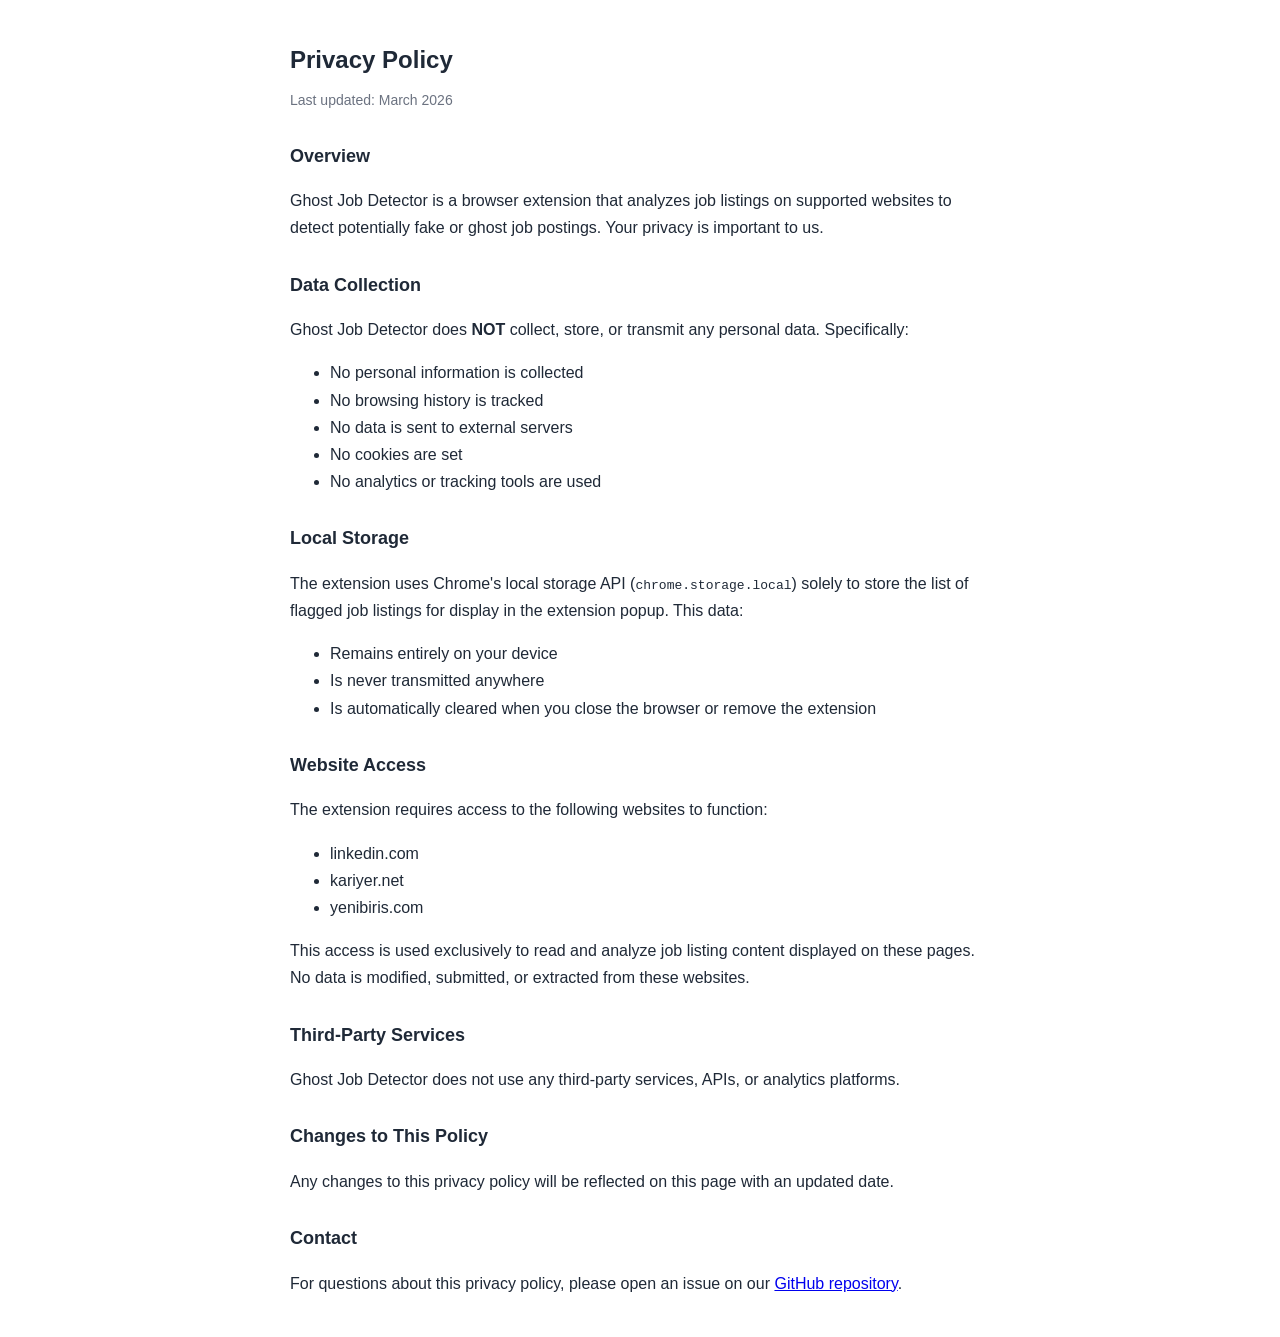
<file: docs/index.html>
<!DOCTYPE html>
<html lang="en">
<head>
<meta charset="UTF-8">
<meta name="viewport" content="width=device-width, initial-scale=1.0">
<title>Ghost Job Detector - Privacy Policy</title>
<style>
  body { font-family: -apple-system, BlinkMacSystemFont, "Segoe UI", Roboto, sans-serif; max-width: 700px; margin: 40px auto; padding: 0 20px; color: #1f2937; line-height: 1.7; }
  h1 { font-size: 24px; margin-bottom: 8px; }
  h2 { font-size: 18px; margin-top: 28px; }
  .date { color: #6b7280; font-size: 14px; margin-bottom: 24px; }
</style>
</head>
<body>
<h1>Privacy Policy</h1>
<div class="date">Last updated: March 2026</div>

<h2>Overview</h2>
<p>Ghost Job Detector is a browser extension that analyzes job listings on supported websites to detect potentially fake or ghost job postings. Your privacy is important to us.</p>

<h2>Data Collection</h2>
<p>Ghost Job Detector does <strong>NOT</strong> collect, store, or transmit any personal data. Specifically:</p>
<ul>
  <li>No personal information is collected</li>
  <li>No browsing history is tracked</li>
  <li>No data is sent to external servers</li>
  <li>No cookies are set</li>
  <li>No analytics or tracking tools are used</li>
</ul>

<h2>Local Storage</h2>
<p>The extension uses Chrome's local storage API (<code>chrome.storage.local</code>) solely to store the list of flagged job listings for display in the extension popup. This data:</p>
<ul>
  <li>Remains entirely on your device</li>
  <li>Is never transmitted anywhere</li>
  <li>Is automatically cleared when you close the browser or remove the extension</li>
</ul>

<h2>Website Access</h2>
<p>The extension requires access to the following websites to function:</p>
<ul>
  <li>linkedin.com</li>
  <li>kariyer.net</li>
  <li>yenibiris.com</li>
</ul>
<p>This access is used exclusively to read and analyze job listing content displayed on these pages. No data is modified, submitted, or extracted from these websites.</p>

<h2>Third-Party Services</h2>
<p>Ghost Job Detector does not use any third-party services, APIs, or analytics platforms.</p>

<h2>Changes to This Policy</h2>
<p>Any changes to this privacy policy will be reflected on this page with an updated date.</p>

<h2>Contact</h2>
<p>For questions about this privacy policy, please open an issue on our <a href="https://github.com/Skucukbayy/linkedin_ghost_detector">GitHub repository</a>.</p>
</body>
</html>
</file>
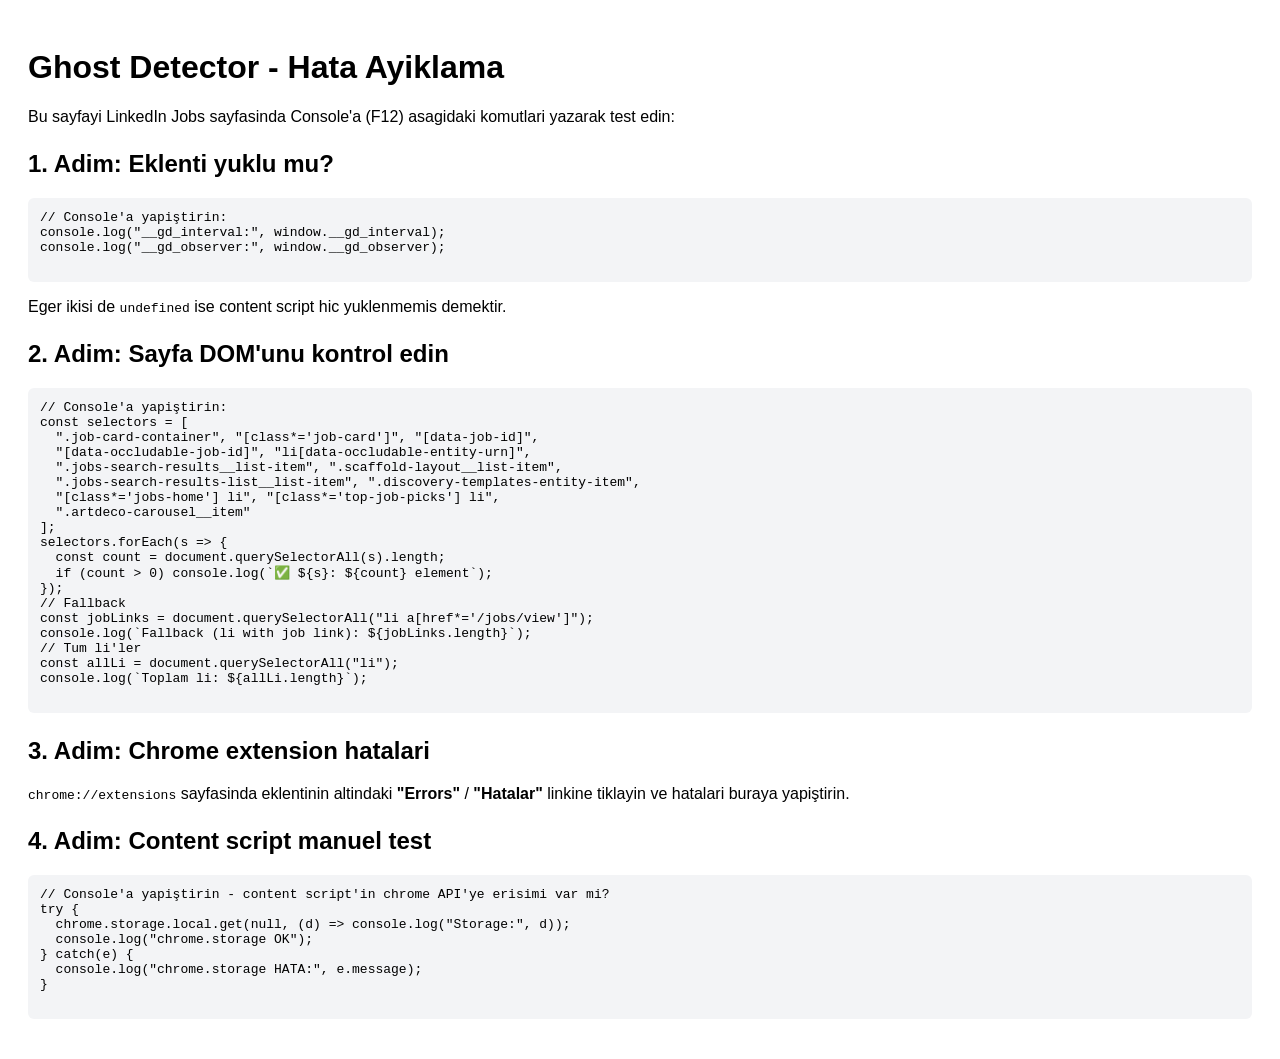
<file: linkedin-ghost-detector/debug.html>
<!DOCTYPE html>
<html>
<head>
  <title>Ghost Detector Test</title>
  <style>
    body { font-family: sans-serif; padding: 20px; }
    .log { background: #111; color: #0f0; padding: 16px; border-radius: 8px; font-family: monospace; font-size: 13px; white-space: pre-wrap; max-height: 400px; overflow-y: auto; margin-top: 16px; }
    h2 { margin-top: 24px; }
    button { padding: 8px 16px; margin: 4px; cursor: pointer; }
  </style>
</head>
<body>
  <h1>Ghost Detector - Hata Ayiklama</h1>
  <p>Bu sayfayi LinkedIn Jobs sayfasinda Console'a (F12) asagidaki komutlari yazarak test edin:</p>

  <h2>1. Adim: Eklenti yuklu mu?</h2>
  <pre style="background:#f3f4f6;padding:12px;border-radius:6px">
// Console'a yapiştirin:
console.log("__gd_interval:", window.__gd_interval);
console.log("__gd_observer:", window.__gd_observer);
  </pre>
  <p>Eger ikisi de <code>undefined</code> ise content script hic yuklenmemis demektir.</p>

  <h2>2. Adim: Sayfa DOM'unu kontrol edin</h2>
  <pre style="background:#f3f4f6;padding:12px;border-radius:6px">
// Console'a yapiştirin:
const selectors = [
  ".job-card-container", "[class*='job-card']", "[data-job-id]",
  "[data-occludable-job-id]", "li[data-occludable-entity-urn]",
  ".jobs-search-results__list-item", ".scaffold-layout__list-item",
  ".jobs-search-results-list__list-item", ".discovery-templates-entity-item",
  "[class*='jobs-home'] li", "[class*='top-job-picks'] li",
  ".artdeco-carousel__item"
];
selectors.forEach(s => {
  const count = document.querySelectorAll(s).length;
  if (count > 0) console.log(`✅ ${s}: ${count} element`);
});
// Fallback
const jobLinks = document.querySelectorAll("li a[href*='/jobs/view']");
console.log(`Fallback (li with job link): ${jobLinks.length}`);
// Tum li'ler
const allLi = document.querySelectorAll("li");
console.log(`Toplam li: ${allLi.length}`);
  </pre>

  <h2>3. Adim: Chrome extension hatalari</h2>
  <p><code>chrome://extensions</code> sayfasinda eklentinin altindaki <strong>"Errors"</strong> / <strong>"Hatalar"</strong> linkine tiklayin ve hatalari buraya yapiştirin.</p>

  <h2>4. Adim: Content script manuel test</h2>
  <pre style="background:#f3f4f6;padding:12px;border-radius:6px">
// Console'a yapiştirin - content script'in chrome API'ye erisimi var mi?
try {
  chrome.storage.local.get(null, (d) => console.log("Storage:", d));
  console.log("chrome.storage OK");
} catch(e) {
  console.log("chrome.storage HATA:", e.message);
}
  </pre>
</body>
</html>
</file>
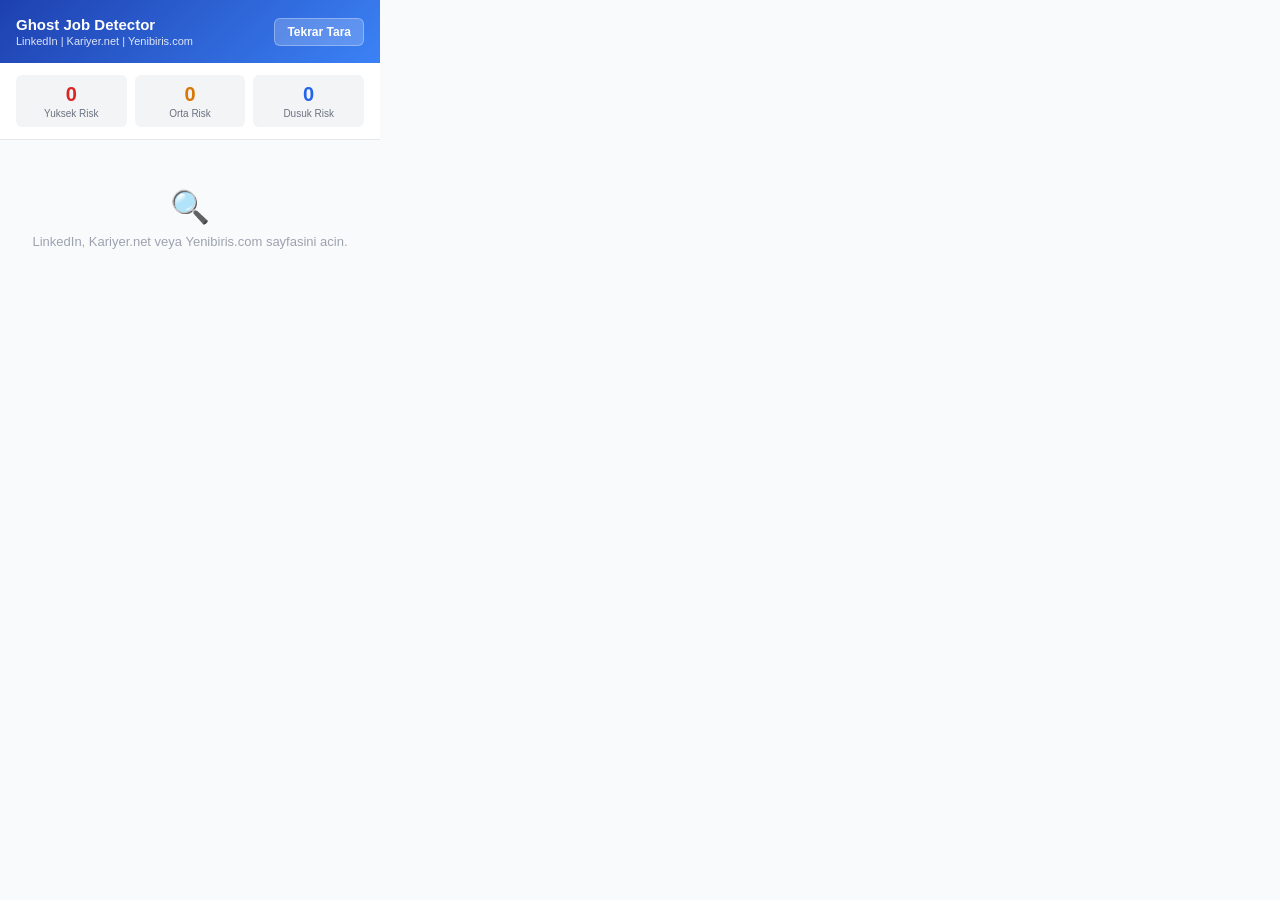
<file: linkedin-ghost-detector/popup.html>
<!DOCTYPE html>
<html lang="tr">
<head>
  <meta charset="UTF-8">
  <style>
    * { margin: 0; padding: 0; box-sizing: border-box; }
    body {
      width: 380px;
      max-height: 500px;
      font-family: -apple-system, BlinkMacSystemFont, "Segoe UI", Roboto, sans-serif;
      background: #f9fafb;
      color: #111827;
    }
    .header {
      background: linear-gradient(135deg, #1e40af, #3b82f6);
      color: white;
      padding: 16px;
      display: flex;
      align-items: center;
      justify-content: space-between;
    }
    .header h1 {
      font-size: 15px;
      font-weight: 700;
    }
    .header .subtitle {
      font-size: 11px;
      opacity: 0.85;
      margin-top: 2px;
    }
    .scan-btn {
      background: rgba(255,255,255,0.2);
      border: 1px solid rgba(255,255,255,0.3);
      color: white;
      padding: 6px 12px;
      border-radius: 6px;
      cursor: pointer;
      font-size: 12px;
      font-weight: 600;
      transition: background 0.15s;
    }
    .scan-btn:hover {
      background: rgba(255,255,255,0.35);
    }
    .stats {
      display: flex;
      gap: 8px;
      padding: 12px 16px;
      background: white;
      border-bottom: 1px solid #e5e7eb;
    }
    .stat {
      flex: 1;
      text-align: center;
      padding: 8px;
      border-radius: 6px;
      background: #f3f4f6;
    }
    .stat .num {
      font-size: 20px;
      font-weight: 700;
    }
    .stat .label {
      font-size: 10px;
      color: #6b7280;
      margin-top: 2px;
    }
    .stat.high .num { color: #dc2626; }
    .stat.medium .num { color: #d97706; }
    .stat.low .num { color: #2563eb; }
    .list {
      overflow-y: auto;
      max-height: 340px;
      padding: 8px;
    }
    .job-item {
      background: white;
      border-radius: 8px;
      padding: 10px 12px;
      margin-bottom: 6px;
      border-left: 3px solid #e5e7eb;
      cursor: default;
    }
    .job-item.high-risk { border-left-color: #dc2626; }
    .job-item.medium-risk { border-left-color: #d97706; }
    .job-item.low-risk { border-left-color: #2563eb; }
    .job-item .title {
      font-size: 13px;
      font-weight: 600;
      margin-bottom: 2px;
    }
    .job-item .company {
      font-size: 11px;
      color: #6b7280;
      margin-bottom: 6px;
    }
    .job-item .flags {
      display: flex;
      flex-wrap: wrap;
      gap: 4px;
    }
    .flag-tag {
      font-size: 10px;
      padding: 2px 6px;
      border-radius: 3px;
      background: #fef2f2;
      color: #991b1b;
    }
    .empty {
      text-align: center;
      padding: 40px 20px;
      color: #9ca3af;
      font-size: 13px;
    }
    .empty .icon {
      font-size: 32px;
      margin-bottom: 8px;
    }
  </style>
</head>
<body>
  <div class="header">
    <div>
      <h1>Ghost Job Detector</h1>
      <div class="subtitle">LinkedIn | Kariyer.net | Yenibiris.com</div>
    </div>
    <button class="scan-btn" id="rescan">Tekrar Tara</button>
  </div>
  <div class="stats">
    <div class="stat high"><div class="num" id="highCount">0</div><div class="label">Yuksek Risk</div></div>
    <div class="stat medium"><div class="num" id="medCount">0</div><div class="label">Orta Risk</div></div>
    <div class="stat low"><div class="num" id="lowCount">0</div><div class="label">Dusuk Risk</div></div>
  </div>
  <div class="list" id="jobList">
    <div class="empty">
      <div class="icon">🔍</div>
      LinkedIn, Kariyer.net veya Yenibiris.com sayfasini acin.
    </div>
  </div>
  <script src="popup.js"></script>
</body>
</html>
</file>
